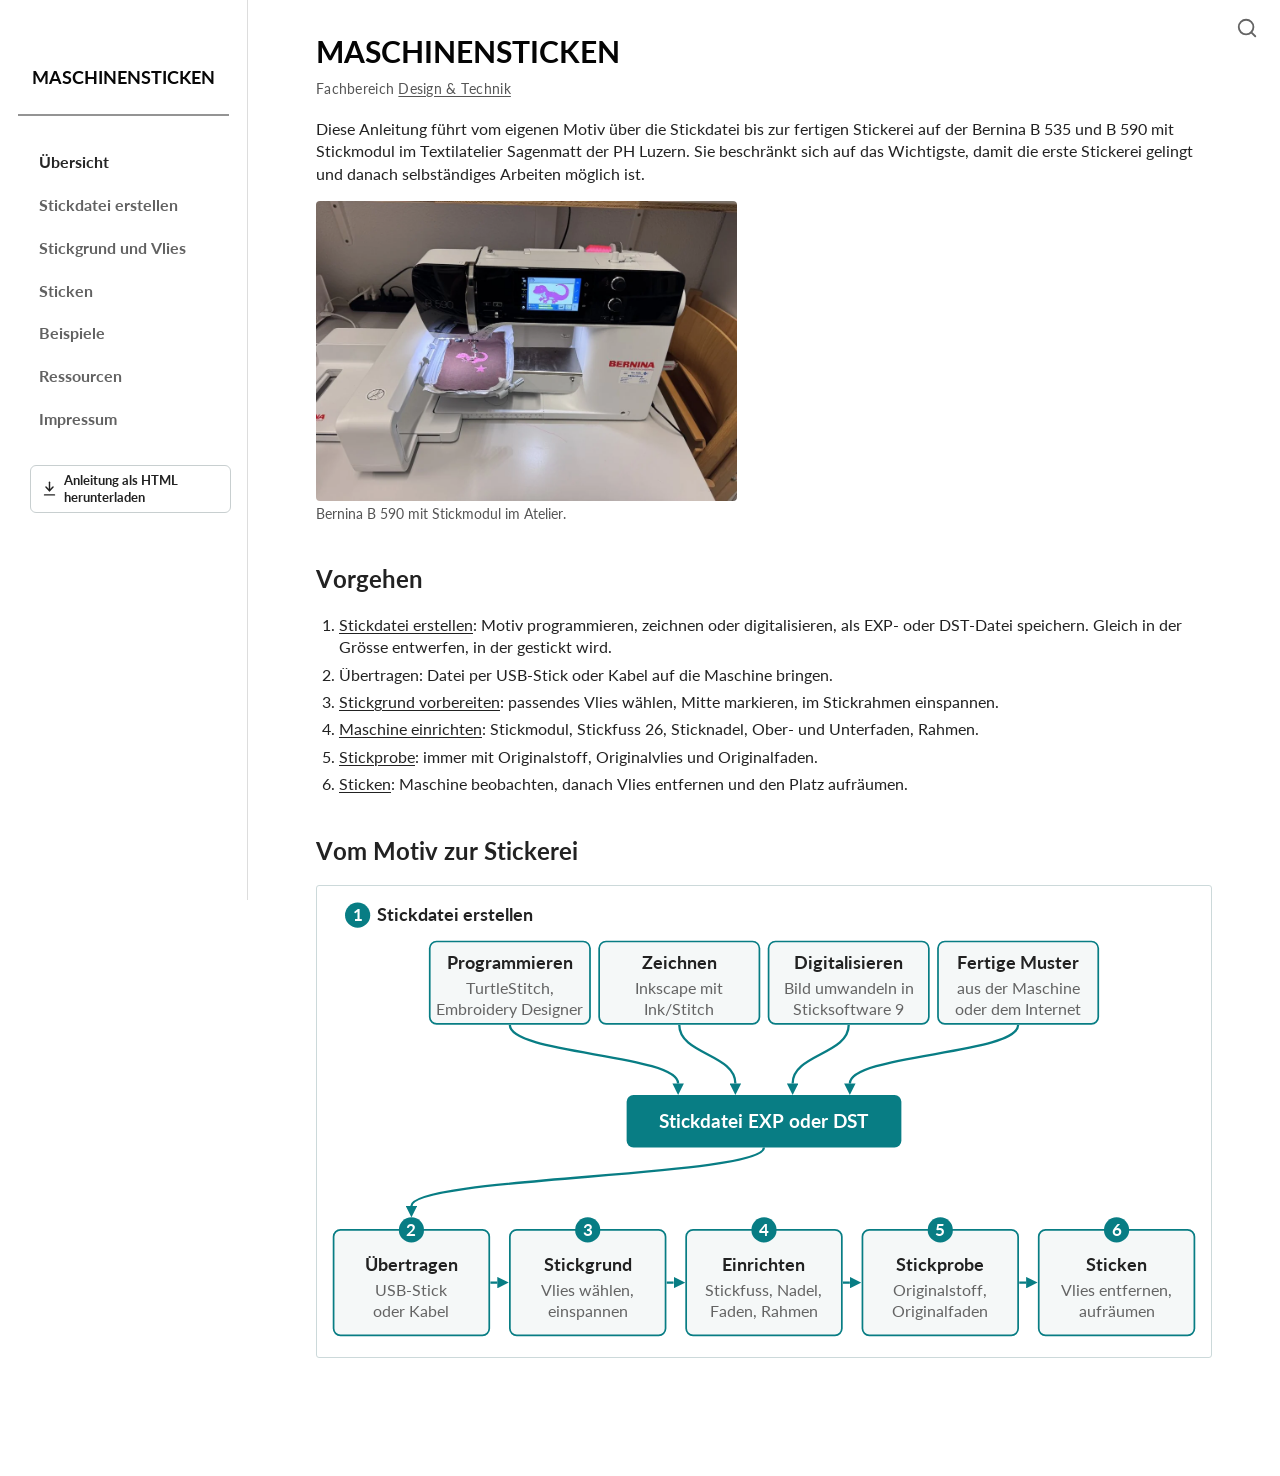
<file: index.html>
<!DOCTYPE html>
<html lang="de-CH">
<head>
<meta charset="utf-8">
<script>location.replace('maschinensticken.html' + location.hash);</script>
<noscript><meta http-equiv="refresh" content="0; url=maschinensticken.html"></noscript>
<title>Maschinensticken</title>
</head>
<body>
<p><a href="maschinensticken.html">Zur Anleitung Maschinensticken</a></p>
</body>
</html>
</file>
